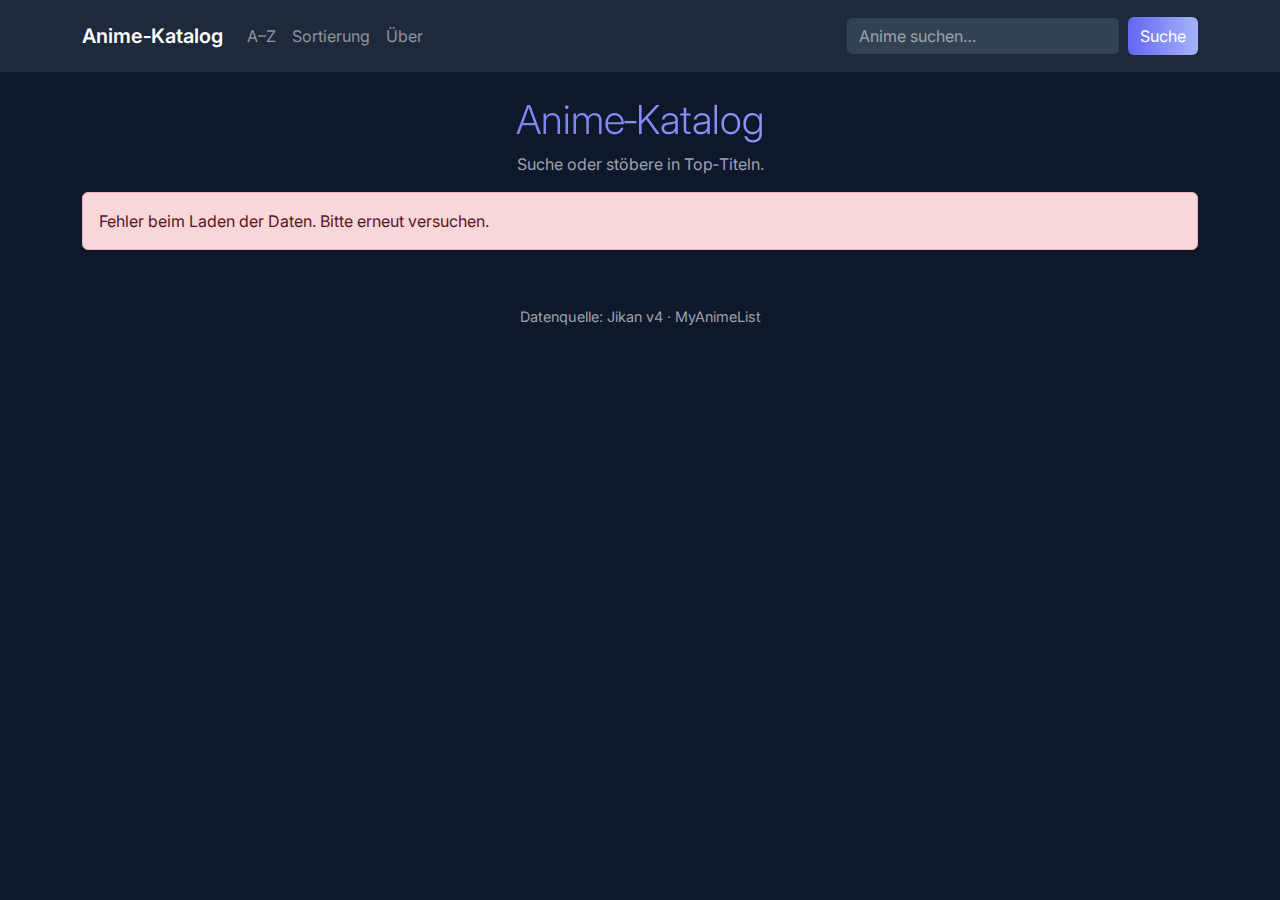
<file: index.html>
<!doctype html>
<html lang="de">
<head>
  <meta charset="utf-8">
  <meta name="viewport" content="width=device-width, initial-scale=1">
  <title>Anime‑Katalog · Start</title>
  <link href="https://cdn.jsdelivr.net/npm/bootstrap@5.3.3/dist/css/bootstrap.min.css" rel="stylesheet">
  <link href="theme.css" rel="stylesheet">
</head>
<body>
<nav class="navbar navbar-expand-lg bg-body-tertiary py-3">
  <div class="container">
    <a class="navbar-brand fw-semibold text-white" href="index.html">Anime‑Katalog</a>
    <button class="navbar-toggler" type="button" data-bs-toggle="collapse" data-bs-target="#nav"><span class="navbar-toggler-icon"></span></button>
    <div id="nav" class="collapse navbar-collapse">
      <ul class="navbar-nav me-auto">
        <li class="nav-item"><a class="nav-link text-white-50" href="alphabet.html">A–Z</a></li>
        <li class="nav-item"><a class="nav-link text-white-50" href="sortierung.html">Sortierung</a></li>
        <li class="nav-item"><a class="nav-link text-white-50" href="about.html">Über</a></li>
      </ul>
      <form id="searchForm" class="d-flex" role="search">
        <input id="q" class="form-control me-2" type="search" placeholder="Anime suchen…" aria-label="Suche">
        <button class="btn btn-primary" type="submit">Suche</button>
      </form>
    </div>
  </div>
</nav>

<main class="container py-4">

  <div class="text-center mb-3">
    <h1 class="display-6" id="title">Anime‑Katalog</h1>
    <p class="text-muted mb-0" id="subtitle">Suche oder stöbere in Top‑Titeln.</p>
  </div>
  <div id="alert" class="alert alert-danger d-none" role="alert"></div>
  <div id="grid" class="row g-3"></div>
  <nav class="mt-3 d-flex justify-content-center">
    <ul class="pagination" id="pager"></ul>
  </nav>
  <p class="footer-note text-center mt-4">Datenquelle: Jikan v4 · MyAnimeList</p>

</main>

<div class="modal fade" id="animeModal" tabindex="-1" aria-hidden="true">
  <div class="modal-dialog modal-lg modal-dialog-scrollable">
    <div class="modal-content p-2">
      <div class="modal-header border-0"><h5 id="mTitle" class="modal-title"></h5>
        <button type="button" class="btn-close btn-close-white" data-bs-dismiss="modal"></button></div>
      <div class="modal-body"><div class="d-flex gap-3">
        <img id="mImg" class="rounded shadow" style="width:220px;height:auto" alt="">
        <div><p id="mSynopsis" class="mb-2"></p><div class="small text-muted" id="mMeta"></div></div>
      </div></div>
    </div>
  </div>
</div>

<script src="https://cdn.jsdelivr.net/npm/bootstrap@5.3.3/dist/js/bootstrap.bundle.min.js"></script>
<script src="app.js"></script>
<script>App.initIndex();</script>
</body>
</html>
</file>
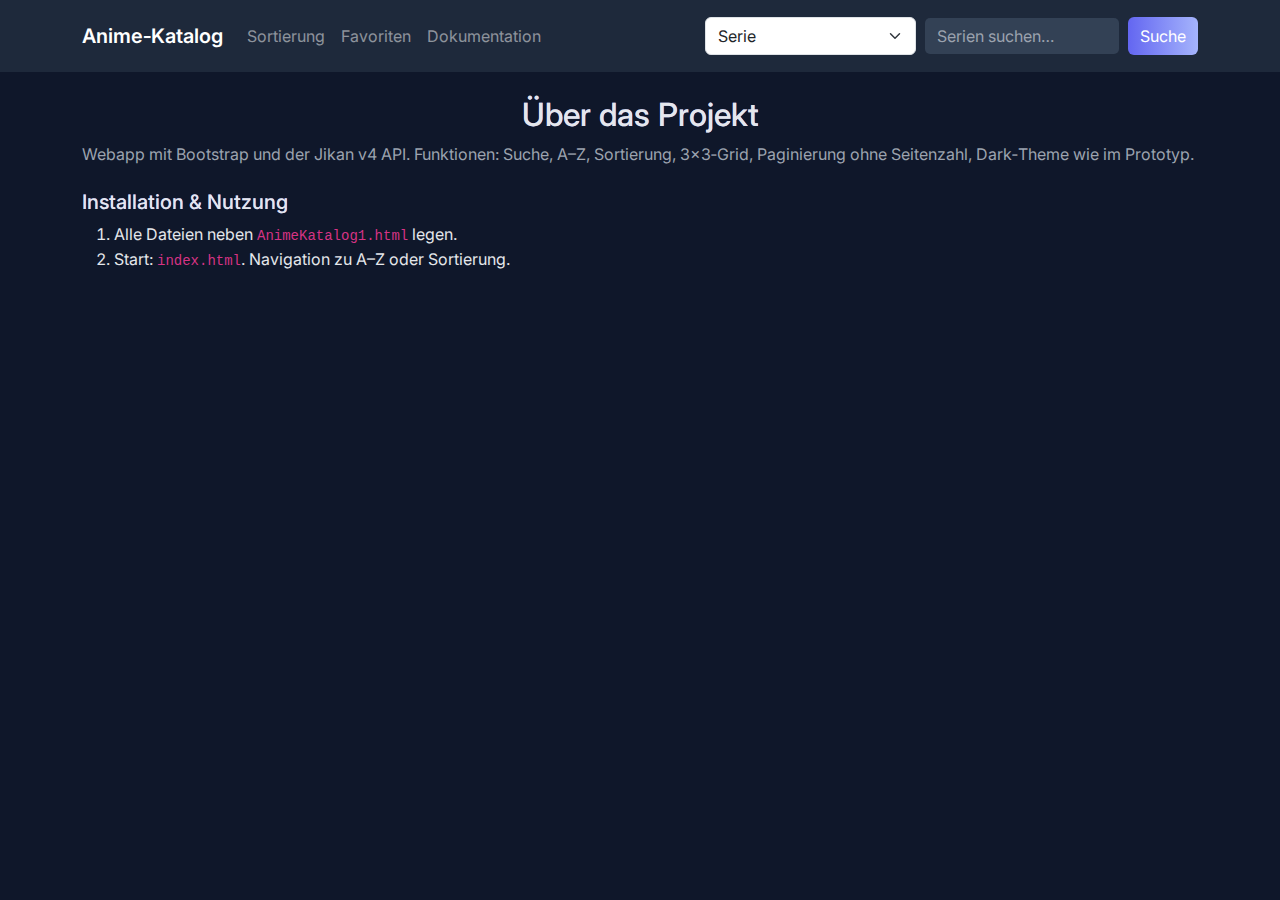
<file: about.html>
<!doctype html>
<html lang="de">
<head>
  <meta charset="utf-8">
  <meta name="viewport" content="width=device-width, initial-scale=1">
  <title>Anime‑Katalog · Über</title>
  <link href="https://cdn.jsdelivr.net/npm/bootstrap@5.3.3/dist/css/bootstrap.min.css" rel="stylesheet">
  <link href="theme.css" rel="stylesheet">
</head>
<body>
<nav class="navbar navbar-expand-lg bg-body-tertiary py-3">
  <div class="container">
    <a class="navbar-brand fw-semibold text-white" href="index.html">Anime‑Katalog</a>
    <button class="navbar-toggler" type="button" data-bs-toggle="collapse" data-bs-target="#nav"><span class="navbar-toggler-icon"></span></button>
    <div id="nav" class="collapse navbar-collapse">
      <ul class="navbar-nav me-auto">
        <li class="nav-item"><a class="nav-link text-white-50" href="sortierung.html">Sortierung</a></li>
        <li class="nav-item"><a class="nav-link text-white-50" href="favoriten.html">Favoriten</a></li>
        <li class="nav-item"><a class="nav-link text-white-50" href="dokumentation.html">Dokumentation</a></li>
      </ul>
      <form id="searchForm" class="d-flex" role="search">
        <select id="searchType" class="form-select me-2" aria-label="Suchtyp">
          <option value="series" selected>Serie</option>
          <option value="character">Charaktere</option>
        </select>
        <input id="q" class="form-control me-2" type="search" placeholder="Serien suchen…" aria-label="Suche">
        <button class="btn btn-primary" type="submit">Suche</button>
      </form>
    </div>
  </div>
</nav>

<main class="container py-4">

  <h1 class="h2 text-center">Über das Projekt</h1>
  <p class="text-muted">Webapp mit Bootstrap und der Jikan v4 API. Funktionen: Suche, A–Z, Sortierung, 3×3‑Grid, Paginierung ohne Seitenzahl, Dark‑Theme wie im Prototyp.</p>
  <h2 class="h5 mt-4">Installation & Nutzung</h2>
  <ol>
    <li>Alle Dateien neben <code>AnimeKatalog1.html</code> legen.</li>
    <li>Start: <code>index.html</code>. Navigation zu A–Z oder Sortierung.</li>
  </ol>

</main>

<div class="modal fade" id="animeModal" tabindex="-1" aria-hidden="true">
  <div class="modal-dialog modal-lg modal-dialog-scrollable">
    <div class="modal-content p-2">
      <div class="modal-header border-0"><h5 id="mTitle" class="modal-title"></h5>
        <button type="button" class="btn-close btn-close-white" data-bs-dismiss="modal"></button></div>
      <div class="modal-body"><div class="modal-detail">
        <img id="mImg" class="rounded shadow modal-img" alt="">
        <div class="modal-text"><p id="mSynopsis" class="mb-2"></p><div class="small text-muted" id="mMeta"></div></div>
      </div></div>
    </div>
  </div>
</div>

<script src="https://cdn.jsdelivr.net/npm/bootstrap@5.3.3/dist/js/bootstrap.bundle.min.js"></script>
<script src="app.js"></script>
<script></script>
</body>
</html>
</file>
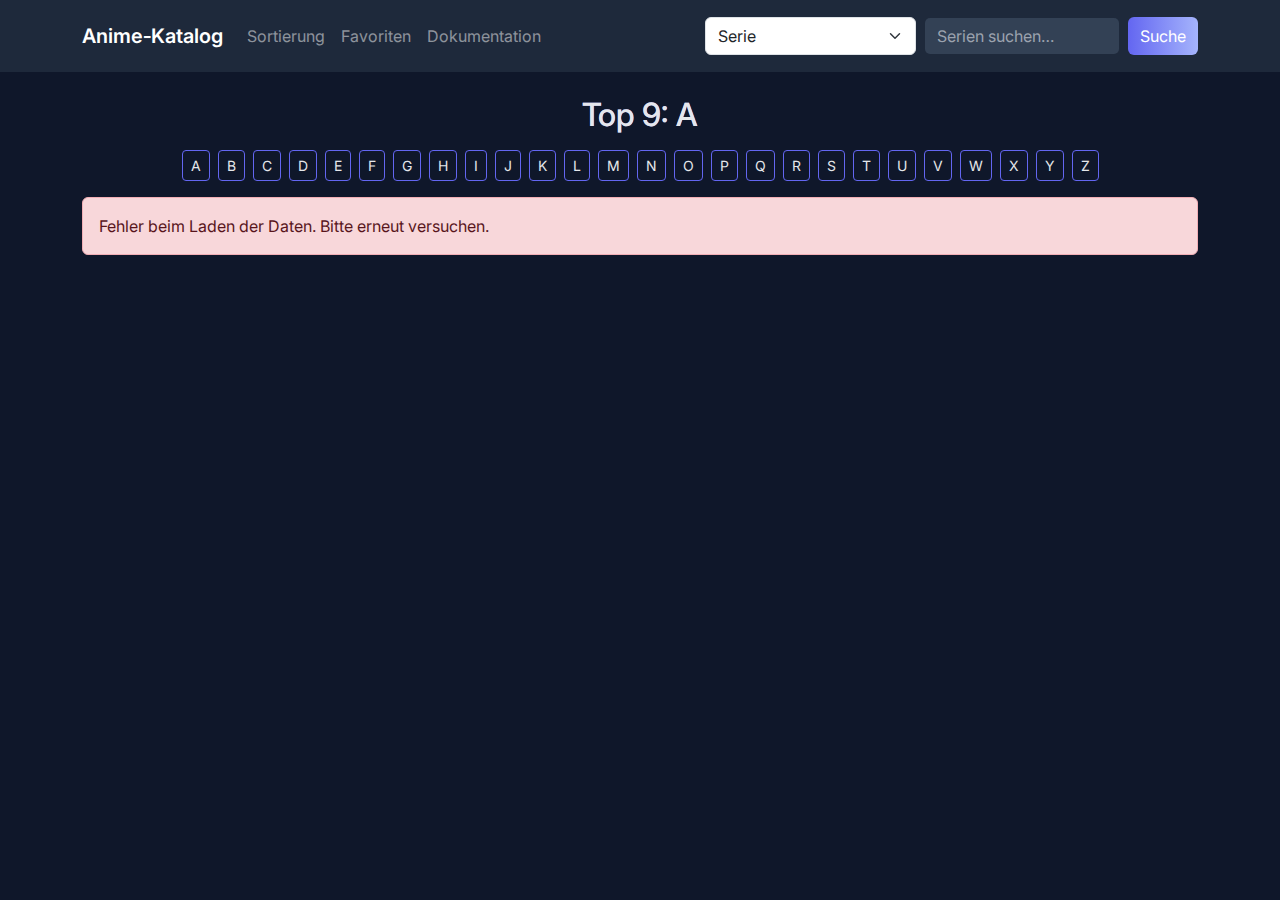
<file: alphabet.html>
<!doctype html>
<html lang="de">
<head>
  <meta charset="utf-8">
  <meta name="viewport" content="width=device-width, initial-scale=1">
    <!-- Dokument-Titel im Browser-Tab -->
<title>Anime‑Katalog · A–Z</title>
    <!-- Bootstrap CSS (Layout/Komponenten) -->
<link href="https://cdn.jsdelivr.net/npm/bootstrap@5.3.3/dist/css/bootstrap.min.css" rel="stylesheet">
    <!-- Eigenes Dark-Theme -->
<link href="theme.css" rel="stylesheet">
</head>
<body>

<!-- Hauptnavigation: Brand-Link, Seitenlinks, Suche -->
<nav class="navbar navbar-expand-lg bg-body-tertiary py-3">
  <div class="container">
    <a class="navbar-brand fw-semibold text-white" href="index.html">Anime‑Katalog</a>
    <button class="navbar-toggler" type="button" data-bs-toggle="collapse" data-bs-target="#nav"><span class="navbar-toggler-icon"></span></button>
    <div id="nav" class="collapse navbar-collapse">
      <ul class="navbar-nav me-auto">
        <li class="nav-item"><a class="nav-link text-white-50" href="sortierung.html">Sortierung</a></li>
        <li class="nav-item"><a class="nav-link text-white-50" href="favoriten.html">Favoriten</a></li>
        <li class="nav-item"><a class="nav-link text-white-50" href="dokumentation.html">Dokumentation</a></li>
      </ul>
            <!-- Globale Suche: Typ (Serie/Charakter) + Suchbegriff -->
<form id="searchForm" class="d-flex" role="search">
        <select id="searchType" class="form-select me-2" aria-label="Suchtyp">
          <option value="series" selected>Serie</option>
          <option value="character">Charaktere</option>
        </select>
        <input id="q" class="form-control me-2" type="search" placeholder="Serien suchen…" aria-label="Suche">
        <button class="btn btn-primary" type="submit">Suche</button>
      </form>
    </div>
  </div>
</nav>


<!-- Seiteninhalt: A–Z Buchstabenfilter + Ergebnisgrid + Pagination -->
<main class="container py-4">

  <h1 class="h2 mb-3 text-center">Nach Anfangsbuchstaben</h1>
    <!-- Buchstabenleiste: wird von App.initAlphabet() mit A–Z Buttons gefüllt -->
<div id="letters" class="d-flex flex-wrap gap-2 justify-content-center mb-3"></div>
    <!-- Fehler-/Hinweismeldungen (wird in app.js ein-/ausgeblendet) -->
<div id="alert" class="alert alert-danger d-none" role="alert"></div>
    <!-- Ergebnis-Grid: Cards werden per UI.render() eingefügt -->
<div id="grid" class="row g-3"></div>
  <nav class="mt-3 d-flex justify-content-center">
          <!-- Pagination: nur Zurück/Weiter (ohne Seitenzahl) -->
<ul class="pagination" id="pager"></ul>
  </nav>

</main>


<!-- Detail-Modal: wird von app.js befüllt -->
<div class="modal fade" id="animeModal" tabindex="-1" aria-hidden="true">
  <div class="modal-dialog modal-lg modal-dialog-scrollable">
    <div class="modal-content p-2">
      <div class="modal-header border-0"><h5 id="mTitle" class="modal-title"></h5>
        <button type="button" class="btn-close btn-close-white" data-bs-dismiss="modal"></button></div>
      <div class="modal-body"><div class="modal-detail">
        <img id="mImg" class="rounded shadow modal-img" alt="">
        <div class="modal-text"><p id="mSynopsis" class="mb-2"></p><div class="small text-muted" id="mMeta"></div></div>
      </div></div>
    </div>
  </div>
</div>


<!-- JavaScript: Bootstrap + App-Logik + Seiten-Init -->
<script src="https://cdn.jsdelivr.net/npm/bootstrap@5.3.3/dist/js/bootstrap.bundle.min.js"></script>
  <!-- App-Logik -->
<script src="app.js"></script>
  <!-- Initialisiert die A–Z Seite (Buttons, Default-Letter, Pagination) -->
<script>App.initAlphabet();</script>
</body>
</html>
</file>
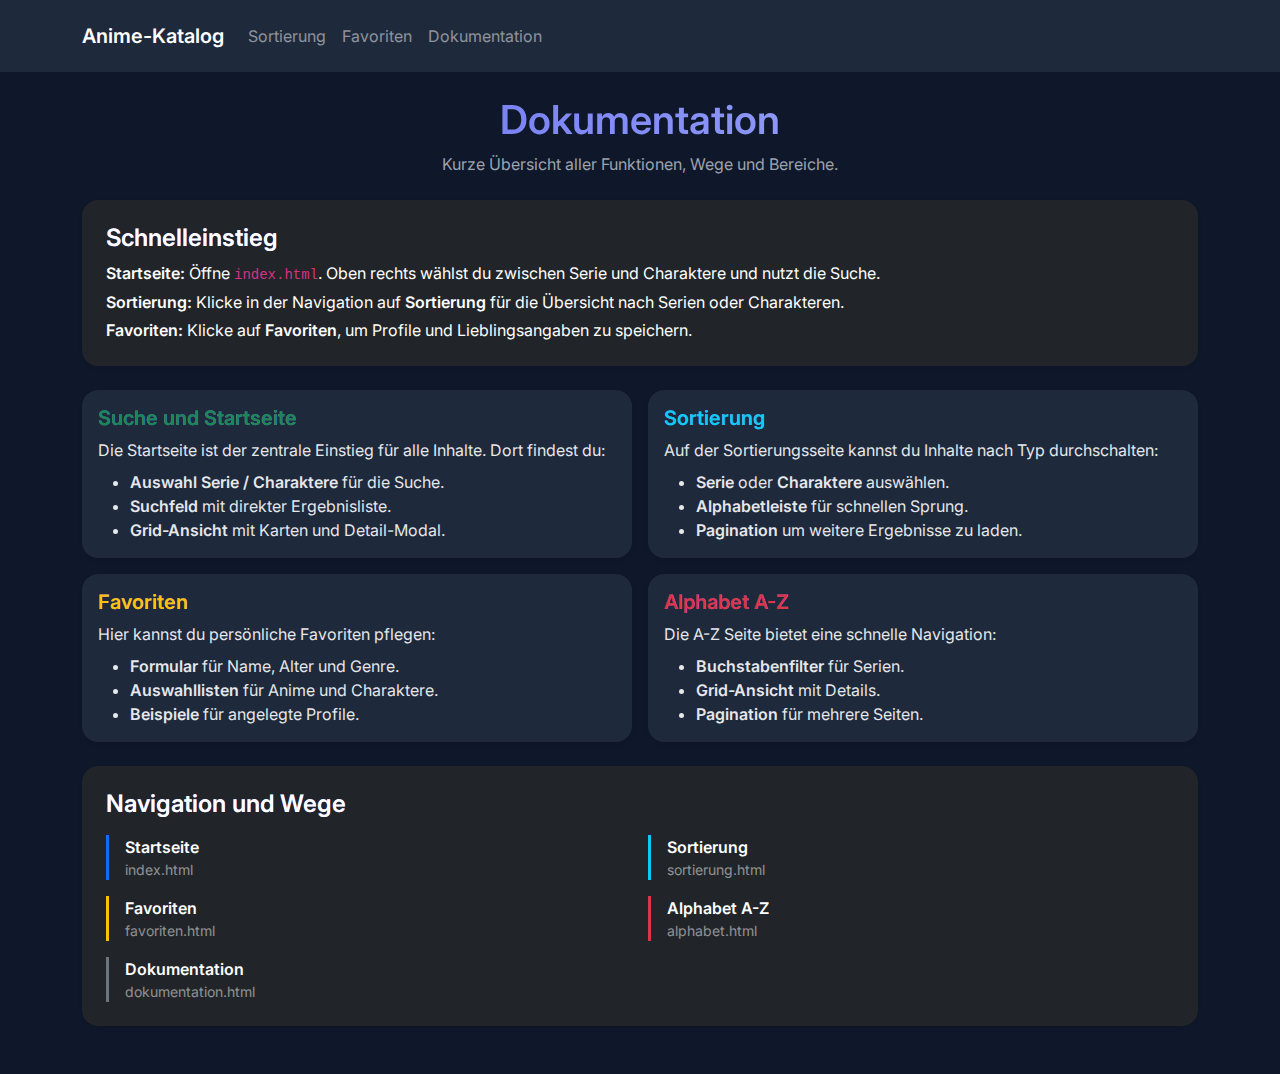
<file: dokumentation.html>
<!doctype html>
<html lang="de">
<head>
  <meta charset="utf-8">
  <meta name="viewport" content="width=device-width, initial-scale=1">
    <!-- Dokument-Titel im Browser-Tab -->
<title>Anime-Katalog · Dokumentation</title>
    <!-- Bootstrap CSS -->
<link href="https://cdn.jsdelivr.net/npm/bootstrap@5.3.3/dist/css/bootstrap.min.css" rel="stylesheet">
    <!-- Eigenes Theme -->
<link href="theme.css" rel="stylesheet">
</head>
<body>

<!-- Hauptnavigation: Links zu den Feature-Seiten -->
<nav class="navbar navbar-expand-lg bg-body-tertiary py-3">
  <div class="container">
    <a class="navbar-brand fw-semibold text-white" href="index.html">Anime-Katalog</a>
    <button class="navbar-toggler" type="button" data-bs-toggle="collapse" data-bs-target="#nav"><span class="navbar-toggler-icon"></span></button>
    <div id="nav" class="collapse navbar-collapse">
      <ul class="navbar-nav me-auto">
        <li class="nav-item"><a class="nav-link text-white-50" href="sortierung.html">Sortierung</a></li>
        <li class="nav-item"><a class="nav-link text-white-50" href="favoriten.html">Favoriten</a></li>
        <li class="nav-item"><a class="nav-link text-white-50" href="dokumentation.html">Dokumentation</a></li>
      </ul>
    </div>
  </div>
</nav>


<!-- Seiteninhalt: statische Beschreibung der App-Funktionen und Navigation -->
<main class="container py-4">
    <!-- Einleitung: Seitentitel + Kurzbeschreibung -->
<header class="text-center mb-4">
    <h1 class="display-6 fw-semibold">Dokumentation</h1>
    <p class="text-muted mb-0">Kurze Übersicht aller Funktionen, Wege und Bereiche.</p>
  </header>

    <!-- Abschnitt: Schnellstart / How-To -->
<section class="mb-4">
    <div class="p-4 rounded-4 shadow-sm bg-dark text-white">
      <h2 class="h4 fw-semibold mb-2">Schnelleinstieg</h2>
      <p class="mb-1"><span class="fw-semibold">Startseite:</span> Öffne <code>index.html</code>. Oben rechts wählst du zwischen Serie und Charaktere und nutzt die Suche.</p>
      <p class="mb-1"><span class="fw-semibold">Sortierung:</span> Klicke in der Navigation auf <span class="fw-semibold">Sortierung</span> für die Übersicht nach Serien oder Charakteren.</p>
      <p class="mb-0"><span class="fw-semibold">Favoriten:</span> Klicke auf <span class="fw-semibold">Favoriten</span>, um Profile und Lieblingsangaben zu speichern.</p>
    </div>
  </section>

  <section class="mb-4">
    <div class="row g-3">
      <div class="col-12 col-lg-6">
        <div class="card border-0 shadow-sm h-100">
          <div class="card-body">
            <h2 class="h5 fw-semibold text-success mb-2">Suche und Startseite</h2>
            <p class="mb-2">Die Startseite ist der zentrale Einstieg für alle Inhalte. Dort findest du:</p>
            <ul class="mb-0">
              <li><span class="fw-semibold">Auswahl Serie / Charaktere</span> für die Suche.</li>
              <li><span class="fw-semibold">Suchfeld</span> mit direkter Ergebnisliste.</li>
              <li><span class="fw-semibold">Grid-Ansicht</span> mit Karten und Detail-Modal.</li>
            </ul>
          </div>
        </div>
      </div>
      <div class="col-12 col-lg-6">
        <div class="card border-0 shadow-sm h-100">
          <div class="card-body">
            <h2 class="h5 fw-semibold text-info mb-2">Sortierung</h2>
            <p class="mb-2">Auf der Sortierungsseite kannst du Inhalte nach Typ durchschalten:</p>
            <ul class="mb-0">
              <li><span class="fw-semibold">Serie</span> oder <span class="fw-semibold">Charaktere</span> auswählen.</li>
              <li><span class="fw-semibold">Alphabetleiste</span> für schnellen Sprung.</li>
              <li><span class="fw-semibold">Pagination</span> um weitere Ergebnisse zu laden.</li>
            </ul>
          </div>
        </div>
      </div>
      <div class="col-12 col-lg-6">
        <div class="card border-0 shadow-sm h-100">
          <div class="card-body">
            <h2 class="h5 fw-semibold text-warning mb-2">Favoriten</h2>
            <p class="mb-2">Hier kannst du persönliche Favoriten pflegen:</p>
            <ul class="mb-0">
              <li><span class="fw-semibold">Formular</span> für Name, Alter und Genre.</li>
              <li><span class="fw-semibold">Auswahllisten</span> für Anime und Charaktere.</li>
              <li><span class="fw-semibold">Beispiele</span> für angelegte Profile.</li>
            </ul>
          </div>
        </div>
      </div>
      <div class="col-12 col-lg-6">
        <div class="card border-0 shadow-sm h-100">
          <div class="card-body">
            <h2 class="h5 fw-semibold text-danger mb-2">Alphabet A-Z</h2>
            <p class="mb-2">Die A-Z Seite bietet eine schnelle Navigation:</p>
            <ul class="mb-0">
              <li><span class="fw-semibold">Buchstabenfilter</span> für Serien.</li>
              <li><span class="fw-semibold">Grid-Ansicht</span> mit Details.</li>
              <li><span class="fw-semibold">Pagination</span> für mehrere Seiten.</li>
            </ul>
          </div>
        </div>
      </div>
    </div>
  </section>

  <section class="mb-4">
    <div class="p-4 rounded-4 shadow-sm bg-dark text-white">
      <h2 class="h4 fw-semibold mb-3">Navigation und Wege</h2>
      <div class="row g-3">
        <div class="col-12 col-md-6">
          <div class="border-start border-3 border-primary ps-3">
            <div class="fw-semibold">Startseite</div>
            <div class="text-white-50 small">index.html</div>
          </div>
        </div>
        <div class="col-12 col-md-6">
          <div class="border-start border-3 border-info ps-3">
            <div class="fw-semibold">Sortierung</div>
            <div class="text-white-50 small">sortierung.html</div>
          </div>
        </div>
        <div class="col-12 col-md-6">
          <div class="border-start border-3 border-warning ps-3">
            <div class="fw-semibold">Favoriten</div>
            <div class="text-white-50 small">favoriten.html</div>
          </div>
        </div>
        <div class="col-12 col-md-6">
          <div class="border-start border-3 border-danger ps-3">
            <div class="fw-semibold">Alphabet A-Z</div>
            <div class="text-white-50 small">alphabet.html</div>
          </div>
        </div>
        <div class="col-12 col-md-6">
          <div class="border-start border-3 border-secondary ps-3">
            <div class="fw-semibold">Dokumentation</div>
            <div class="text-white-50 small">dokumentation.html</div>
          </div>
        </div>
      </div>
    </div>
  </section>
</main>


<!-- Bootstrap JS (für Navigation/Interaktionen; hier primär Layout) -->
<script src="https://cdn.jsdelivr.net/npm/bootstrap@5.3.3/dist/js/bootstrap.bundle.min.js"></script>
</body>
</html>
</file>
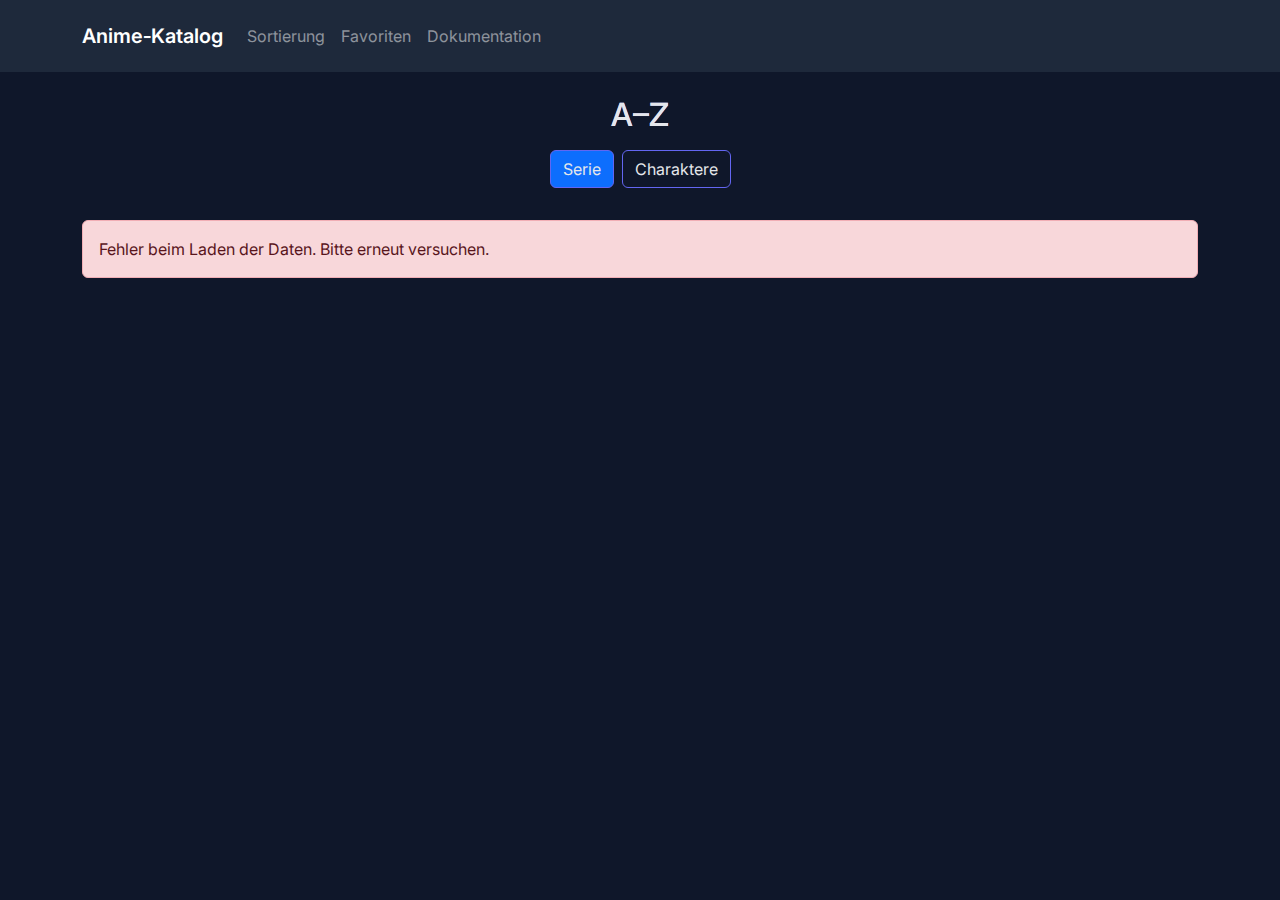
<file: sortierung.html>
﻿<!doctype html>
<html lang="de">
<head>
  <meta charset="utf-8">
  <meta name="viewport" content="width=device-width, initial-scale=1">
  <title>Anime‑Katalog · Sortierung</title>
  <!-- Basis-Styles: Bootstrap plus eigenes Theme -->
  <link href="https://cdn.jsdelivr.net/npm/bootstrap@5.3.3/dist/css/bootstrap.min.css" rel="stylesheet">
  <link href="theme.css" rel="stylesheet">
</head>
<body>
<nav class="navbar navbar-expand-lg bg-body-tertiary py-3">
  <div class="container">
    <a class="navbar-brand fw-semibold text-white" href="index.html">Anime‑Katalog</a>
    <button class="navbar-toggler" type="button" data-bs-toggle="collapse" data-bs-target="#nav"><span class="navbar-toggler-icon"></span></button>
    <div id="nav" class="collapse navbar-collapse">
      <ul class="navbar-nav me-auto">
        <li class="nav-item"><a class="nav-link text-white-50" href="sortierung.html">Sortierung</a></li>
        <li class="nav-item"><a class="nav-link text-white-50" href="favoriten.html">Favoriten</a></li>
        <li class="nav-item"><a class="nav-link text-white-50" href="dokumentation.html">Dokumentation</a></li>
      </ul>
          </div>
  </div>
</nav>

<main class="container py-4">

  <h1 class="h2 mb-3 text-center" id="sortTitle">Sortierung ¶ú Serien</h1>
  <div class="d-flex justify-content-center mb-3 gap-2">
    <button class="btn btn-outline-primary active" data-mode="series">Serie</button>
    <button class="btn btn-outline-primary" data-mode="character">Charaktere</button>
  </div>
  <div id="letters" class="d-flex flex-wrap gap-2 justify-content-center mb-3"></div>
  <div id="alert" class="alert alert-danger d-none" role="alert"></div>
  <div id="grid" class="row g-3"></div>
  <nav class="mt-3 d-flex justify-content-center">
    <ul class="pagination" id="pager"></ul>
  </nav>

</main>

<div class="modal fade" id="animeModal" tabindex="-1" aria-hidden="true">
  <div class="modal-dialog modal-lg modal-dialog-scrollable">
    <div class="modal-content p-2">
      <div class="modal-header border-0"><h5 id="mTitle" class="modal-title"></h5>
        <button type="button" class="btn-close btn-close-white" data-bs-dismiss="modal"></button></div>
      <div class="modal-body"><div class="modal-detail">
        <img id="mImg" class="rounded shadow modal-img" alt="">
        <div class="modal-text"><p id="mSynopsis" class="mb-2"></p><div class="small text-muted" id="mMeta"></div></div>
      </div></div>
    </div>
  </div>
</div>

<script src="https://cdn.jsdelivr.net/npm/bootstrap@5.3.3/dist/js/bootstrap.bundle.min.js"></script>
<script src="app.js"></script>
<script>App.initSort();</script>
</body>
</html>
</file>
<file: theme.css>
@import url('https://fonts.googleapis.com/css2?family=Inter:wght@100..900&family=Bebas+Neue&display=swap');
:root{--primary:#6366f1;--secondary:#a5b4fc;--dark-bg:#0f172a;--card-bg:#1e293b;--input-bg:#334155;--text:#e5e7eb;--muted:#9ca3af}
html,body{height:100%}
body{font-family:'Inter',system-ui,-apple-system,Segoe UI,Roboto,Helvetica,Arial,'Apple Color Emoji','Segoe UI Emoji',sans-serif;background:var(--dark-bg);color:var(--text)}
.navbar.bg-body-tertiary,.card,.modal-content,.form-control,.dropdown-menu,.pagination .page-link{background-color:var(--card-bg)!important;color:var(--text)!important;border-color:transparent!important}
.card{border-radius:1rem}
.card-img-top{object-fit:cover;height:280px}
.btn-primary{background:linear-gradient(90deg,var(--primary),var(--secondary))!important;border:none}
.btn-outline-primary{border-color:var(--primary)!important;color:var(--text)!important}
.btn-outline-primary:hover{background:var(--primary)!important;border-color:var(--primary)!important}
.form-control{background-color:var(--input-bg)!important;color:var(--text)!important}
.form-control::placeholder{color:var(--muted)!important}
h1,h2,h3,h4,h5{background:linear-gradient(90deg,var(--primary),var(--secondary));-webkit-background-clip:text;background-clip:text;color:transparent;font-weight:800}
.text-muted{color:var(--muted)!important}
.modal-content{background-color:var(--dark-bg)!important}
.page-item .page-link{border-radius:.75rem}
.pagination .page-link{border-radius:.75rem!important}
.pagination .page-item:first-child .page-link,.pagination .page-item:last-child .page-link{border-radius:.75rem!important}
.page-item.active .page-link{background:linear-gradient(90deg,var(--primary),var(--secondary));border:0}
.footer-note{color:var(--muted);font-size:.9rem}
.accent{font-family:'Bebas Neue','Inter',system-ui,sans-serif;letter-spacing:.5px}
.stars{font-size:1rem;line-height:1;color:#fbbf24}
.stars .empty{color:#475569}
.score-num{font-weight:800;color:#fbbf24}
.card-title{display:-webkit-box;-webkit-line-clamp:2;-webkit-box-orient:vertical;overflow:hidden;min-height:3rem}
.pagination{gap:.5rem}
.pagination .spacer .page-link{min-width:7rem;border-radius:.75rem;background:transparent!important;border-color:transparent!important;box-shadow:none;color:transparent;pointer-events:none}
@media (max-width:576px){.pagination .spacer .page-link{min-width:4.5rem}}
</file>
